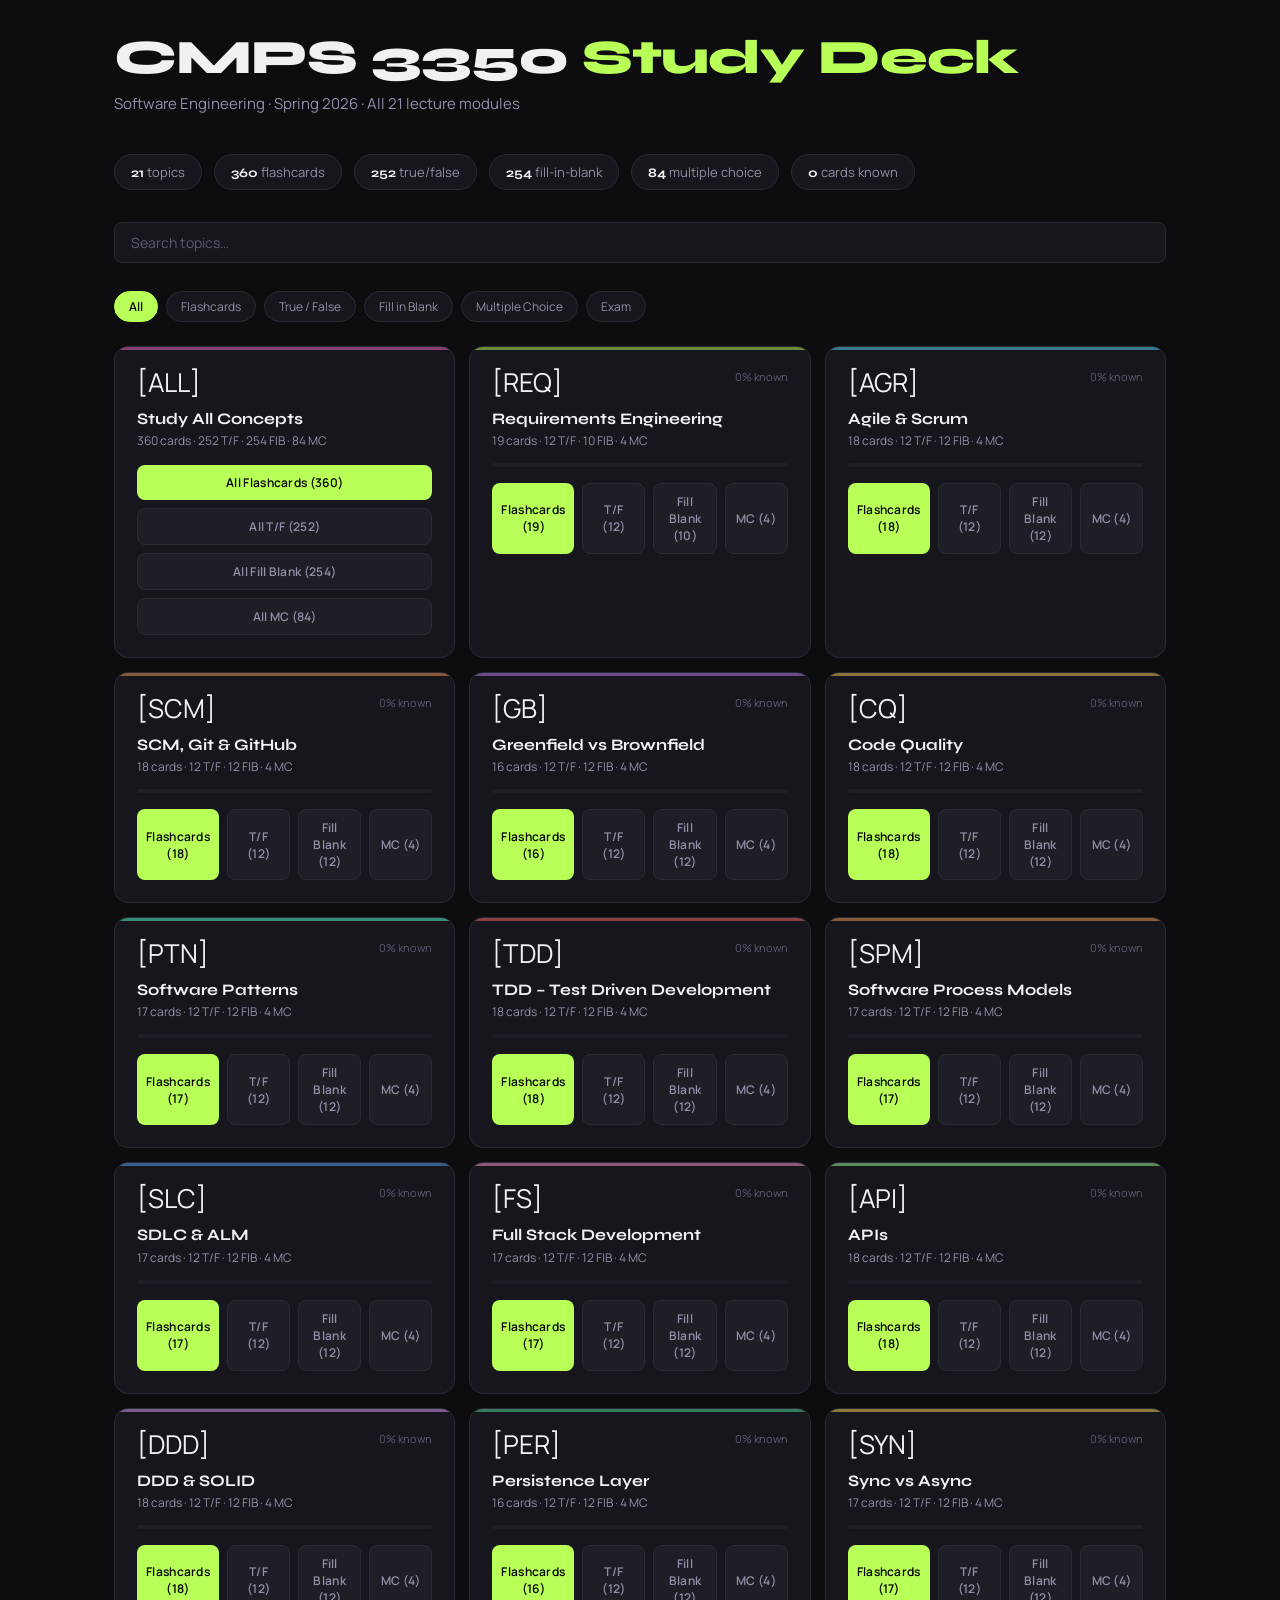
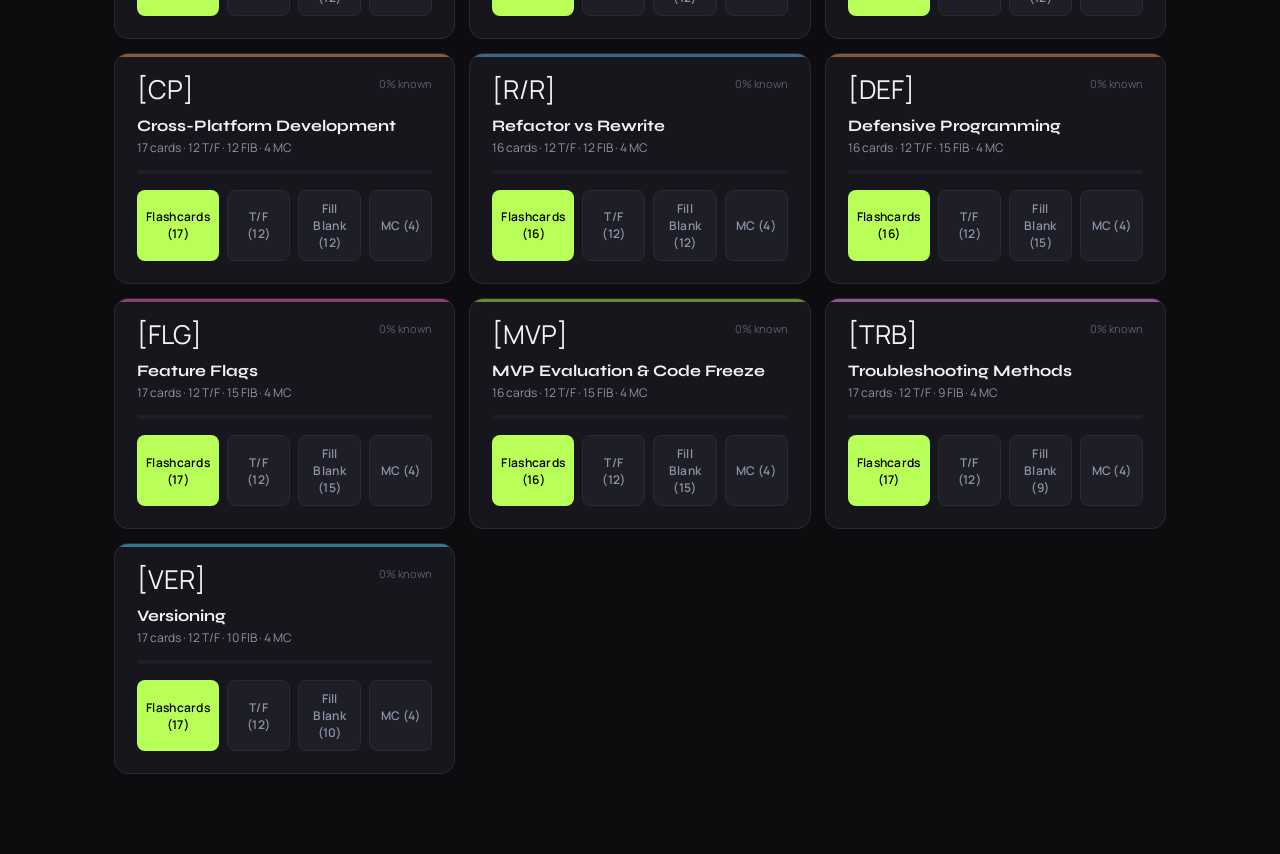
<file: index.html>
<!DOCTYPE html>
<html lang="en">
<head>
<meta charset="UTF-8">
<meta name="viewport" content="width=device-width, initial-scale=1.0">
<title>CMPS 3350 Study App</title>
<link href="https://fonts.googleapis.com/css2?family=Syne:wght@400;600;700;800&family=Manrope:wght@400;500;600&family=JetBrains+Mono:wght@400;500&display=swap" rel="stylesheet">
<link rel="stylesheet" href="css/style.css">
</head>
<body>

<!-- ══ HOME ══ -->
<div id="home">
  <div class="home-header">
    <h1>CMPS 3350 <span>Study Deck</span></h1>
    <p>Software Engineering · Spring 2026 · All 21 lecture modules</p>
  </div>
  <div class="stats-row" id="stats-row"></div>
  <div class="search-bar">
    <input type="text" id="search-input" placeholder="Search topics…" oninput="filterDecks()">
  </div>
  <div class="filter-row">
    <button class="filter-btn active" onclick="setFilter('all',this)">All</button>
    <button class="filter-btn" onclick="setFilter('flashcard',this)">Flashcards</button>
    <button class="filter-btn" onclick="setFilter('truefalse',this)">True / False</button>
    <button class="filter-btn" onclick="setFilter('fillinblank',this)">Fill in Blank</button>
    <button class="filter-btn" onclick="setFilter('multiplechoice',this)">Multiple Choice</button>
    <button class="filter-btn" onclick="setFilter('exam',this)">Exam</button>
  </div>
  <div class="decks-grid" id="decks-grid"></div>
</div>

<!-- ══ STUDY SCREEN ══ -->
<div id="study-screen">
  <div class="study-header">
    <button class="back-btn" onclick="goHome()">&lt; Back</button>
    <div class="study-title" id="study-title"></div>
    <div class="study-progress" id="study-progress"></div>
  </div>
  <div class="mini-prog"><div class="mini-fill" id="study-bar"></div></div>
  <br>
  <div class="card-area">
    <div class="card-wrap">
      <div class="flashcard" id="flashcard" onclick="flipCard()">
        <div class="card-face card-front">
          <div class="card-label">Question</div>
          <div class="card-text" id="card-front-text"></div>
          <div class="card-hint">Tap to reveal answer</div>
        </div>
        <div class="card-face card-back">
          <div class="card-label">Answer</div>
          <div class="card-text" id="card-back-text"></div>
        </div>
      </div>
    </div>
    <div class="card-controls">
      <button class="ctrl-btn dontknow" onclick="markCard(false)">X Still Learning</button>
      <button class="ctrl-btn flip-btn" onclick="flipCard()">Flip</button>
      <button class="ctrl-btn know" onclick="markCard(true)">Y Got It</button>
    </div>
  </div>
</div>

<!-- ══ QUIZ SCREEN ══ -->
<div id="quiz-screen">
  <div class="mode-header">
    <button class="back-btn" onclick="goHome()">&lt; Back</button>
    <div class="study-title" id="quiz-title"></div>
    <div class="score-counter">Score: <span id="quiz-score-disp">0</span></div>
    <div class="study-progress" id="quiz-progress"></div>
  </div>
  <div class="mini-prog"><div class="mini-fill" id="quiz-bar"></div></div>
  <br>
  <div class="quiz-area">
    <div class="quiz-card anim" id="quiz-card">
      <div class="quiz-type-badge" id="quiz-type-badge"></div>
      <div class="quiz-question" id="quiz-question"></div>
      <div id="quiz-options"></div>
      <div class="quiz-feedback" id="quiz-feedback"></div>
       <button class="quiz-submit" id="quiz-submit" onclick="submitAnswer()">Check Answer</button>
      <button class="quiz-prev" id="quiz-prev" onclick="prevQuizQ()" style="display:none">&lt; Previous</button>
      <button class="quiz-next" id="quiz-next" onclick="nextQuizQ()">Next Question &gt;</button>
    </div>
  </div>
</div>

<!-- ══ RESULTS SCREEN ══ -->
<div id="results-screen">
  <div class="results-card anim">
    <div class="results-score" id="results-pct"></div>
    <div class="results-label" id="results-label"></div>
    <div class="results-breakdown">
      <div class="rb-item"><div class="rb-num" style="color:var(--accent)" id="res-correct">0</div><div class="rb-label">Correct</div></div>
      <div class="rb-item"><div class="rb-num" style="color:var(--accent3)" id="res-wrong">0</div><div class="rb-label">Wrong</div></div>
      <div class="rb-item"><div class="rb-num" style="color:var(--accent2)" id="res-total">0</div><div class="rb-label">Total</div></div>
    </div>
    <div class="results-actions">
      <button class="res-btn primary" id="retry-btn">Retry Quiz</button>
      <button class="res-btn secondary" onclick="goHome()">&lt; Back to Decks</button>
    </div>
  </div>
</div>

<script src="js/decks.js"></script>
<script src="js/exam-questions.js"></script>
<script src="js/script.js"></script>
</body>
</html>
</file>
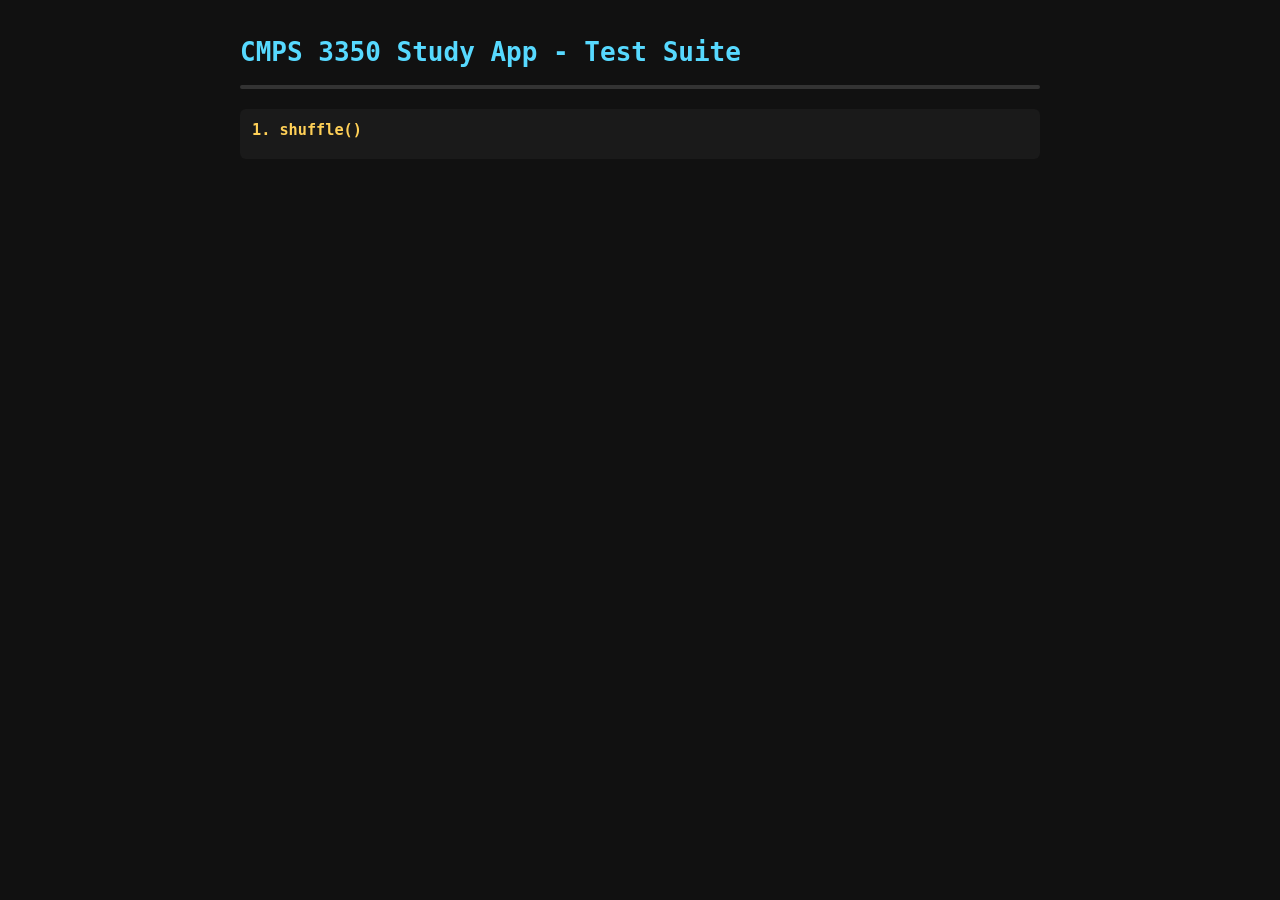
<file: tests.html>
﻿<!DOCTYPE html>
<html lang="en">
<head>
<meta charset="UTF-8">
<title>CMPS 3350 Study App — Tests</title>
<style>
  body{font-family:monospace;background:#111;color:#ddd;padding:20px;max-width:800px;margin:0 auto}
  h1{color:#57d9ff}
  .pass{color:#4caf50}
  .fail{color:#f44336;font-weight:bold}
  .suite{margin:16px 0;padding:12px;background:#1a1a1a;border-radius:6px}
  .suite h3{margin:0 0 8px 0;color:#ffd057}
  .test{margin:3px 0;font-size:13px}
  .summary{margin-top:20px;padding:16px;background:#1a1a1a;border-radius:6px;font-size:16px}
  #progress{height:4px;background:#333;border-radius:2px;margin-bottom:20px}
  #progress-fill{height:100%;background:#57d9ff;width:0%;border-radius:2px;transition:width .3s}
</style>
</head>
<body>
<h1>CMPS 3350 Study App - Test Suite</h1>
<div id="progress"><div id="progress-fill"></div></div>
<div id="output"></div>

<script>
const output=document.getElementById('output');
const progressFill=document.getElementById('progress-fill');
let passed=0, failed=0, totalTests=0;
const suites=[];

function suite(name,fn){suites.push({name,fn});}

function test(name,fn){
  totalTests++;
  const div=document.createElement('div');
  div.className='test';
  try{fn();passed++;div.innerHTML='<span class="pass">PASS</span> '+name;}
  catch(e){failed++;div.innerHTML='<span class="fail">FAIL</span> '+name+' - '+e.message;}
  document.getElementById('suite-'+suites.length).appendChild(div);
  progressFill.style.width=Math.round((passed+failed)/totalTests*100)+'%';
}

function assert(cond,msg){if(!cond)throw new Error(msg||'assertion failed');}
function assertEq(a,b,msg){if(a!==b)throw new Error((msg||'')+': expected '+JSON.stringify(b)+', got '+JSON.stringify(a));}

window.onload=function(){
  suites.forEach((s,i)=>{
    const div=document.createElement('div');
    div.className='suite';div.id='suite-'+(i+1);
    div.innerHTML='<h3>'+(i+1)+'. '+s.name+'</h3>';
    output.appendChild(div);s.fn();
  });
  const sum=document.createElement('div');sum.className='summary';
  const color=failed===0?'#4caf50':'#f44336';
  sum.innerHTML='<span style="color:'+color+'">'+(failed===0?'ALL TESTS PASSED':'SOME TESTS FAILED')+'</span> - '+
    '<span class="pass">'+passed+' passed</span> | '+
    '<span class="fail">'+failed+' failed</span> | '+
    totalTests+' total';
  output.appendChild(sum);progressFill.style.width='100%';
};

// SUITE 1: shuffle
suite('shuffle()',function(){
  test('returns array of same length',function(){assertEq(shuffle([1,2,3,4,5]).length,5);});
  test('contains all original elements',function(){
    const r=shuffle([1,2,3,4,5]);assertEq(r.sort((a,b)=>a-b).join(','),'1,2,3,4,5');
  });
  test('does not mutate original',function(){const a=[1,2,3];shuffle(a);assertEq(a.join(','),'1,2,3');});
  test('returns new array',function(){const a=[1,2,3];assert(shuffle(a)!==a);});
  test('handles empty array',function(){assertEq(shuffle([]).length,0);});
  test('handles single element',function(){assertEq(shuffle([42])[0],42);});
});

// SUITE 2: normalizeAnswer
suite('normalizeAnswer()',function(){
  test('lowercases',function(){assertEq(normalizeAnswer('Hello'),'hello');});
  test('trims whitespace',function(){assertEq(normalizeAnswer('  hi  '),'hi');});
  test('strips trailing period',function(){assertEq(normalizeAnswer('switch.'),'switch');});
  test('strips trailing comma',function(){assertEq(normalizeAnswer('test,'),'test');});
  test('strips trailing !',function(){assertEq(normalizeAnswer('yes!'),'yes');});
  test('strips trailing ?',function(){assertEq(normalizeAnswer('what?'),'what');});
  test('strips trailing colon',function(){assertEq(normalizeAnswer('note:'),'note');});
  test('strips trailing semicolon',function(){assertEq(normalizeAnswer('x;'),'x');});
  test('strips trailing single quote',function(){assertEq(normalizeAnswer("hello'"),'hello');});
  test('strips trailing double quote',function(){assertEq(normalizeAnswer('hello"'),'hello');});
  test('strips trailing parens',function(){assertEq(normalizeAnswer('test)'),'test');assertEq(normalizeAnswer('(test'),'test');});
  test('collapses spaces',function(){assertEq(normalizeAnswer('a   b'),'a b');});
  test('empty string',function(){assertEq(normalizeAnswer(''),'');});
  test('only spaces',function(){assertEq(normalizeAnswer('   '),'');});
  test('combined',function(){assertEq(normalizeAnswer('  HELLO!  '),'hello');});
});

// SUITE 3: DECKS
suite('DECKS data integrity',function(){
  test('has 21 decks',function(){assertEq(DECKS.length,21);});
  test('every deck has required props',function(){
    DECKS.forEach((d,i)=>{
      assert(d.id&&d.title&&d.icon&&d.color,'deck '+i+' missing prop');
      assert(Array.isArray(d.cards),'deck '+i+' cards');
      assert(Array.isArray(d.truefalse),'deck '+i+' tf');
      assert(Array.isArray(d.fillinblank),'deck '+i+' fib');
    });
  });
  test('unique ids',function(){const ids=DECKS.map(d=>d.id);assertEq(new Set(ids).size,ids.length);});
  test('every card has q and a',function(){
    DECKS.forEach((d,i)=>d.cards.forEach((c,j)=>{assert(c.q,'d'+i+'c'+j+' q');assert(c.a,'d'+i+'c'+j+' a');}));
  });
  test('every T/F has q,answer,exp',function(){
    DECKS.forEach((d,i)=>d.truefalse.forEach((t,j)=>{
      assert(t.q,'d'+i+'tf'+j+'q');assert(typeof t.answer==='boolean','d'+i+'tf'+j+'bool');assert(t.exp,'d'+i+'tf'+j+'exp');
    }));
  });
  test('every FIB has q,a,hint',function(){
    DECKS.forEach((d,i)=>d.fillinblank.forEach((f,j)=>{assert(f.q&&f.a&&f.hint,'d'+i+'fib'+j+' missing');}));
  });
  test('min 5 each',function(){
    DECKS.forEach((d,i)=>{
      assert(d.cards.length>=5,'d'+i+'cards');assert(d.truefalse.length>=5,'d'+i+'tf');assert(d.fillinblank.length>=5,'d'+i+'fib');
    });
  });
});

// SUITE 4: EXAM_QUESTIONS
suite('EXAM_QUESTIONS data',function(){
  test('200 questions',function(){assertEq(EXAM_QUESTIONS.length,200);});
  test('every q has id,topic,question,answer',function(){
    EXAM_QUESTIONS.forEach((q,i)=>{
      assert(typeof q.id==='number','q'+i+'id');assert(q.topic,'q'+i+'topic');
      assert(q.question,'q'+i+'question');assert(q.answer,'q'+i+'answer');
    });
  });
  test('ids 1-200 unique',function(){
    const ids=EXAM_QUESTIONS.map(q=>q.id).sort((a,b)=>a-b);
    assertEq(ids[0],1);assertEq(ids[199],200);assertEq(new Set(ids).size,200);
  });
});

// SUITE 5: progress storage
suite('Progress storage',function(){
  test('getDeckProgress defaults',function(){
    const p=getDeckProgress('nope');assertEq(p.knownIndices.length,0);assertEq(p.total,0);
    assertEq(p.tfScore,0);assertEq(p.tfTotal,0);assertEq(p.fibScore,0);assertEq(p.fibTotal,0);
  });
  test('save/merge',function(){
    saveDeckProgress('td',{tfScore:5,tfTotal:10});const p=getDeckProgress('td');
    assertEq(p.tfScore,5);assertEq(p.tfTotal,10);assertEq(p.fibScore,0);
    delete progress.td;saveProgress();
  });
  test('knownIndices roundtrip',function(){
    saveDeckProgress('td2',{knownIndices:[0,2,4]});const p=getDeckProgress('td2');
    assertEq(p.knownIndices.length,3);assertEq(p.knownIndices[0],0);assertEq(p.knownIndices[2],4);
    delete progress.td2;saveProgress();
  });
});

// SUITE 6: migration
suite('loadProgress() migration',function(){
  test('removes old known field',function(){
    localStorage.setItem('cmps3350_progress',JSON.stringify({d:{known:5,total:10}}));
    loadProgress();assertEq(progress.d.known,undefined);
    localStorage.removeItem('cmps3350_progress');
  });
  test('corrupt JSON',function(){
    localStorage.setItem('cmps3350_progress','bad{');loadProgress();assertEq(Object.keys(progress).length,0);
    localStorage.removeItem('cmps3350_progress');
  });
  test('empty storage',function(){
    localStorage.removeItem('cmps3350_progress');loadProgress();assertEq(Object.keys(progress).length,0);
  });
});

// SUITE 7: FIB matching
suite('FIB answer matching',function(){
  test('split alternatives normalized',function(){
    const a='Deployment / Release'.split('/').map(s=>normalizeAnswer(s));
    assertEq(a[0],'deployment');assertEq(a[1],'release');
  });
  test('trailing punctuation',function(){assertEq(normalizeAnswer('switch.'),'switch');});
  test('case insensitive',function(){assertEq(normalizeAnswer('DEPLOYMENT'),'deployment');});
});

// SUITE 8: per-card tracking
suite('Per-card flashcard tracking',function(){
  test('knownIndices stores orig indices',function(){
    state.studyCards=[{_origIdx:0},{_origIdx:1},{_origIdx:2}];
    state.knownIndices=new Set();state.knownIndices.add(state.studyCards[0]._origIdx);
    assertEq(state.knownIndices.has(0),true);assertEq(state.knownIndices.size,1);
  });
  test('knownIndices persists multiple',function(){
    state.knownIndices=new Set([0,2]);assertEq(state.knownIndices.size,2);
    assert(state.knownIndices.has(0));assert(state.knownIndices.has(2));assert(!state.knownIndices.has(1));
  });
  test('initialized as Set',function(){assert(state.knownIndices instanceof Set);});
});

// SUITE 9: FIB checking uses normalizeAnswer
suite('normalizeAnswer in FIB',function(){
  test('strips punctuation from answer alts',function(){
    const r='test / example.'.split('/').map(s=>normalizeAnswer(s));
    assertEq(r[0],'test');assertEq(r[1],'example');
  });
  test('handles mixed case',function(){
    const r='Hello World'.split('/').map(s=>normalizeAnswer(s));
    assertEq(r[0],'hello world');
  });
});

// SUITE 10: navigation
suite('Navigation',function(){
  test('showScreen shows one screen',function(){
    showScreen('home');
    assertEq(document.getElementById('home').style.display,'block');
    assertEq(document.getElementById('study-screen').style.display,'none');
  });
});
</script>
<script src="js/decks.js"></script>
<script src="js/exam-questions.js"></script>
<script src="js/script.js"></script>
</body>
</html>
</file>
<file: css/style.css>
*,*::before,*::after{box-sizing:border-box;margin:0;padding:0}
:root{
  --bg:#0d0d10;--surface:#16161c;--surface2:#1e1e26;--border:#2a2a35;
  --accent:#b8ff57;--accent2:#57d9ff;--accent3:#ff6b6b;
  --text:#f0f0f5;--text2:#9090a8;--text3:#5c5c72;
  --radius:14px;--radius-sm:8px;
  --font-display:'Syne',sans-serif;--font-body:'Manrope',sans-serif;--font-mono:'JetBrains Mono',monospace;
}
html{background:var(--bg);color:var(--text);font-family:var(--font-body);min-height:100vh}
body{min-height:100vh}

/* ── HOME ── */
#home{padding:32px 24px 80px;max-width:1100px;margin:0 auto}
.home-header{margin-bottom:40px}
.home-header h1{font-family:var(--font-display);font-size:clamp(28px,5vw,48px);font-weight:800;line-height:1.1;letter-spacing:-1px}
.home-header h1 span{color:var(--accent)}
.home-header p{color:var(--text2);margin-top:8px;font-size:15px}
.stats-row{display:flex;gap:12px;margin:24px 0 32px;flex-wrap:wrap}
.stat-pill{background:var(--surface);border:1px solid var(--border);border-radius:100px;padding:8px 16px;font-size:13px;color:var(--text2)}
.stat-pill strong{color:var(--text);font-family:var(--font-display)}
.search-bar{display:flex;gap:10px;margin-bottom:28px}
.search-bar input{flex:1;background:var(--surface);border:1px solid var(--border);border-radius:var(--radius-sm);padding:10px 16px;color:var(--text);font-family:var(--font-body);font-size:14px;outline:none;transition:border-color .2s}
.search-bar input:focus{border-color:var(--accent)}
.search-bar input::placeholder{color:var(--text3)}
.filter-row{display:flex;gap:8px;margin-bottom:24px;flex-wrap:wrap}
.filter-btn{background:var(--surface);border:1px solid var(--border);border-radius:100px;padding:6px 14px;font-size:12px;color:var(--text2);cursor:pointer;transition:all .15s;font-family:var(--font-body)}
.filter-btn:hover,.filter-btn.active{background:var(--accent);border-color:var(--accent);color:#000;font-weight:600}
.decks-grid{display:grid;grid-template-columns:repeat(auto-fill,minmax(300px,1fr));gap:14px}
.deck-card{background:var(--surface);border:1px solid var(--border);border-radius:var(--radius);padding:22px;cursor:pointer;transition:all .18s;position:relative;overflow:hidden}
.deck-card::before{content:'';position:absolute;top:0;left:0;right:0;height:3px;background:var(--accent-clr,var(--accent));opacity:.5;transition:opacity .18s}
.deck-card:hover{border-color:var(--border);transform:translateY(-2px);box-shadow:0 8px 32px rgba(0,0,0,.4)}
.deck-card:hover::before{opacity:1}
.deck-card-top{display:flex;align-items:flex-start;justify-content:space-between;gap:12px;margin-bottom:14px}
.deck-icon{font-size:26px;line-height:1}
.deck-progress-ring{flex-shrink:0}
.deck-title{font-family:var(--font-display);font-weight:700;font-size:16px;margin-bottom:4px;line-height:1.2}
.deck-sub{font-size:12px;color:var(--text2);margin-bottom:14px}
.deck-counts{display:flex;gap:8px;flex-wrap:wrap}
.count-badge{font-size:11px;border-radius:100px;padding:3px 10px;background:var(--surface2);color:var(--text2);border:1px solid var(--border)}
.deck-actions{display:flex;gap:8px;margin-top:16px}
.deck-btn{flex:1;padding:9px;border-radius:var(--radius-sm);font-size:12px;font-family:var(--font-body);font-weight:600;cursor:pointer;border:none;transition:all .15s;letter-spacing:.3px}
.deck-btn.primary{background:var(--accent);color:#000}
.deck-btn.primary:hover{background:#c8ff6b}
.deck-btn.secondary{background:var(--surface2);color:var(--text2);border:1px solid var(--border)}
.deck-btn.secondary:hover{border-color:var(--accent2);color:var(--accent2)}
.deck-btn.tertiary{background:var(--surface2);color:var(--text2);border:1px solid var(--border)}
.deck-btn.tertiary:hover{border-color:var(--accent3);color:var(--accent3)}
.deck-btn.quaternary{background:var(--surface2);color:var(--text2);border:1px solid var(--border)}
.deck-btn.quaternary:hover{border-color:#c084fc;color:#c084fc}
.prog-bar{height:4px;background:var(--surface2);border-radius:100px;margin-top:12px;overflow:hidden}
.prog-fill{height:100%;background:var(--accent);border-radius:100px;transition:width .4s ease}

/* ── STUDY SCREEN ── */
#study-screen{display:none;flex-direction:column;min-height:100vh;padding:24px}
.study-header{display:flex;align-items:center;gap:16px;margin-bottom:32px;max-width:700px;margin-left:auto;margin-right:auto;width:100%}
.back-btn{background:var(--surface);border:1px solid var(--border);border-radius:var(--radius-sm);padding:8px 16px;color:var(--text2);cursor:pointer;font-family:var(--font-body);font-size:13px;transition:all .15s}
.back-btn:hover{border-color:var(--accent);color:var(--accent)}
.study-title{font-family:var(--font-display);font-weight:700;font-size:18px;flex:1}
.study-progress{font-size:13px;color:var(--text2);font-variant-numeric:tabular-nums}
.card-area{max-width:700px;margin:0 auto;width:100%;flex:1;display:flex;flex-direction:column;align-items:center;justify-content:center;gap:24px}
.card-wrap{width:100%;perspective:1200px}
.flashcard{width:100%;min-height:280px;position:relative;transform-style:preserve-3d;transition:transform .5s cubic-bezier(.4,0,.2,1);cursor:pointer}
.flashcard.flipped{transform:rotateY(180deg)}
.card-face{position:absolute;inset:0;backface-visibility:hidden;background:var(--surface);border:1px solid var(--border);border-radius:var(--radius);padding:36px;display:flex;flex-direction:column;justify-content:center;min-height:280px}
.card-back{transform:rotateY(180deg)}
.card-label{font-size:11px;letter-spacing:2px;text-transform:uppercase;color:var(--accent);font-weight:600;margin-bottom:20px;font-family:var(--font-display)}
.card-text{font-size:clamp(16px,3vw,22px);line-height:1.5;font-family:var(--font-display);font-weight:600}
.card-hint{font-size:12px;color:var(--text3);margin-top:auto;padding-top:20px;text-align:center}
.card-controls{display:flex;gap:12px;width:100%;justify-content:center;flex-wrap:wrap}
.ctrl-btn{padding:12px 28px;border-radius:var(--radius-sm);font-size:14px;font-family:var(--font-body);font-weight:600;cursor:pointer;border:none;transition:all .15s}
.ctrl-btn.know{background:var(--accent);color:#000}
.ctrl-btn.know:hover{background:#c8ff6b}
.ctrl-btn.dontknow{background:var(--surface2);border:1px solid var(--border);color:var(--text2)}
.ctrl-btn.dontknow:hover{border-color:var(--accent3);color:var(--accent3)}
.ctrl-btn.flip-btn{background:var(--surface2);border:1px solid var(--border);color:var(--text2)}
.ctrl-btn.flip-btn:hover{border-color:var(--accent2);color:var(--accent2)}
.mini-prog{width:100%;height:6px;background:var(--surface2);border-radius:100px;overflow:hidden}
.mini-fill{height:100%;background:var(--accent);border-radius:100px;transition:width .3s}

/* ── QUIZ SCREEN ── */
#quiz-screen{display:none;flex-direction:column;min-height:100vh;padding:24px}
.quiz-area{max-width:700px;margin:0 auto;width:100%;flex:1;display:flex;flex-direction:column;gap:20px}
.quiz-card{background:var(--surface);border:1px solid var(--border);border-radius:var(--radius);padding:32px}
.quiz-type-badge{display:inline-block;font-size:10px;letter-spacing:2px;text-transform:uppercase;font-weight:600;padding:4px 12px;border-radius:100px;margin-bottom:20px;font-family:var(--font-display)}
.badge-tf{background:rgba(87,217,255,.1);color:var(--accent2);border:1px solid rgba(87,217,255,.2)}
.badge-fib{background:rgba(255,107,107,.1);color:var(--accent3);border:1px solid rgba(255,107,107,.2)}
.badge-mc{background:rgba(192,132,252,.1);color:#c084fc;border:1px solid rgba(192,132,252,.2)}
.quiz-question{font-size:clamp(16px,2.5vw,20px);font-family:var(--font-display);font-weight:600;line-height:1.4;margin-bottom:28px}
.tf-options{display:flex;gap:12px}
.tf-btn{flex:1;padding:16px;border-radius:var(--radius-sm);font-size:16px;font-family:var(--font-display);font-weight:700;cursor:pointer;border:1px solid var(--border);background:var(--surface2);color:var(--text2);transition:all .15s;letter-spacing:.5px}
.tf-btn:hover{border-color:var(--accent2);color:var(--accent2)}
.tf-btn.correct{background:rgba(184,255,87,.1);border-color:var(--accent);color:var(--accent)}
.tf-btn.wrong{background:rgba(255,107,107,.1);border-color:var(--accent3);color:var(--accent3)}
.mc-options{display:flex;flex-direction:column;gap:10px}
.mc-btn{display:flex;align-items:center;gap:14px;width:100%;padding:14px 18px;border-radius:var(--radius-sm);font-size:14px;font-family:var(--font-body);font-weight:500;cursor:pointer;border:1px solid var(--border);background:var(--surface2);color:var(--text2);transition:all .15s;text-align:left;line-height:1.4}
.mc-btn:hover{border-color:var(--accent2);color:var(--text)}
.mc-letter{display:inline-flex;align-items:center;justify-content:center;width:30px;height:30px;border-radius:50%;background:var(--surface);border:1px solid var(--border);font-family:var(--font-display);font-weight:700;font-size:13px;flex-shrink:0}
.mc-btn.correct{border-color:var(--accent);color:var(--accent);background:rgba(184,255,87,.08)}
.mc-btn.correct .mc-letter{background:var(--accent);color:#000;border-color:var(--accent)}
.mc-btn.wrong{border-color:var(--accent3);color:var(--accent3);background:rgba(255,107,107,.08)}
.mc-btn.wrong .mc-letter{background:var(--accent3);color:#fff;border-color:var(--accent3)}
.fib-wrap{display:flex;flex-direction:column;gap:12px}
.fib-text{font-size:18px;font-family:var(--font-display);font-weight:600;line-height:1.6;padding:20px;background:var(--surface2);border-radius:var(--radius-sm);border:1px solid var(--border)}
.fib-blank{display:inline-block;min-width:140px;border-bottom:2px solid var(--accent2);margin:0 6px;padding:2px 8px;font-family:var(--font-mono);font-size:16px;color:var(--accent2);vertical-align:middle}
.fib-input{width:100%;padding:14px 16px;background:var(--surface2);border:1px solid var(--border);border-radius:var(--radius-sm);color:var(--text);font-family:var(--font-mono);font-size:16px;outline:none;transition:border-color .2s}
.fib-input:focus{border-color:var(--accent2)}
.fib-input.correct{border-color:var(--accent);background:rgba(184,255,87,.05);color:var(--accent)}
.fib-input.wrong{border-color:var(--accent3);background:rgba(255,107,107,.05);color:var(--accent3)}
.quiz-feedback{margin-top:16px;padding:14px 16px;border-radius:var(--radius-sm);font-size:14px;line-height:1.5;display:none}
.feedback-correct{background:rgba(184,255,87,.08);border:1px solid rgba(184,255,87,.2);color:var(--accent)}
.feedback-wrong{background:rgba(255,107,107,.08);border:1px solid rgba(255,107,107,.2);color:var(--accent3)}
.quiz-next{width:100%;padding:14px;border-radius:var(--radius-sm);font-size:15px;font-family:var(--font-display);font-weight:700;cursor:pointer;border:none;background:var(--accent);color:#000;transition:all .15s;display:none;margin-top:8px}
.quiz-next:hover{background:#c8ff6b}
.quiz-next.skip{background:var(--surface2);color:var(--text2);border:1px solid var(--border)}
.quiz-next.skip:hover{border-color:var(--accent2);color:var(--accent2);background:var(--surface2)}
.quiz-prev{width:100%;padding:14px;border-radius:var(--radius-sm);font-size:15px;font-family:var(--font-display);font-weight:700;cursor:pointer;border:1px solid var(--border);background:transparent;color:var(--text2);transition:all .15s;margin-top:8px}
.quiz-prev:hover{border-color:var(--accent2);color:var(--accent2)}
.quiz-submit{width:100%;padding:14px;border-radius:var(--radius-sm);font-size:15px;font-family:var(--font-display);font-weight:700;cursor:pointer;border:none;background:var(--surface2);color:var(--text2);border:1px solid var(--border);transition:all .15s;margin-top:8px}
.quiz-submit:hover{border-color:var(--accent2);color:var(--accent2)}
.fib-options{display:flex;flex-direction:column;gap:8px;margin-top:12px}
.fib-opt-btn{width:100%;padding:12px 16px;border-radius:var(--radius-sm);font-size:14px;font-family:var(--font);cursor:pointer;border:1px solid var(--border);background:var(--surface2);color:var(--text);text-align:left;transition:all .15s;line-height:1.5}
.fib-opt-btn:hover{border-color:var(--accent2);background:rgba(255,214,89,.05)}
.fib-opt-btn:active{transform:scale(.98)}

/* ── RESULTS SCREEN ── */
#results-screen{display:none;flex-direction:column;min-height:100vh;padding:24px;align-items:center;justify-content:center}
.results-card{background:var(--surface);border:1px solid var(--border);border-radius:var(--radius);padding:48px 40px;max-width:480px;width:100%;text-align:center}
.results-score{font-family:var(--font-display);font-size:72px;font-weight:800;line-height:1;margin:16px 0}
.results-score.great{color:var(--accent)}
.results-score.ok{color:var(--accent2)}
.results-score.bad{color:var(--accent3)}
.results-label{font-size:14px;color:var(--text2);margin-bottom:32px}
.results-breakdown{display:flex;gap:16px;justify-content:center;margin:24px 0}
.rb-item{text-align:center}
.rb-num{font-family:var(--font-display);font-size:24px;font-weight:700}
.rb-label{font-size:11px;color:var(--text2);letter-spacing:1px;text-transform:uppercase}
.results-actions{display:flex;flex-direction:column;gap:10px;margin-top:32px}
.res-btn{padding:14px;border-radius:var(--radius-sm);font-size:14px;font-family:var(--font-display);font-weight:700;cursor:pointer;border:none;transition:all .15s}
.res-btn.primary{background:var(--accent);color:#000}
.res-btn.primary:hover{background:#c8ff6b}
.res-btn.secondary{background:var(--surface2);border:1px solid var(--border);color:var(--text2)}
.res-btn.secondary:hover{border-color:var(--accent2);color:var(--accent2)}

/* ── MISC ── */
.hidden{display:none!important}
.mode-header{display:flex;align-items:center;gap:16px;margin-bottom:24px;max-width:700px;margin-left:auto;margin-right:auto;width:100%}
.score-counter{font-size:13px;color:var(--text2);font-variant-numeric:tabular-nums}
.score-counter span{color:var(--accent);font-weight:700}
@keyframes slideUp{from{opacity:0;transform:translateY(12px)}to{opacity:1;transform:translateY(0)}}
.anim{animation:slideUp .25s ease}
.overall-bar{height:3px;background:var(--surface2);border-radius:100px;overflow:hidden;margin-bottom:32px}
.overall-fill{height:100%;background:var(--accent);transition:width 1s ease}
</file>
